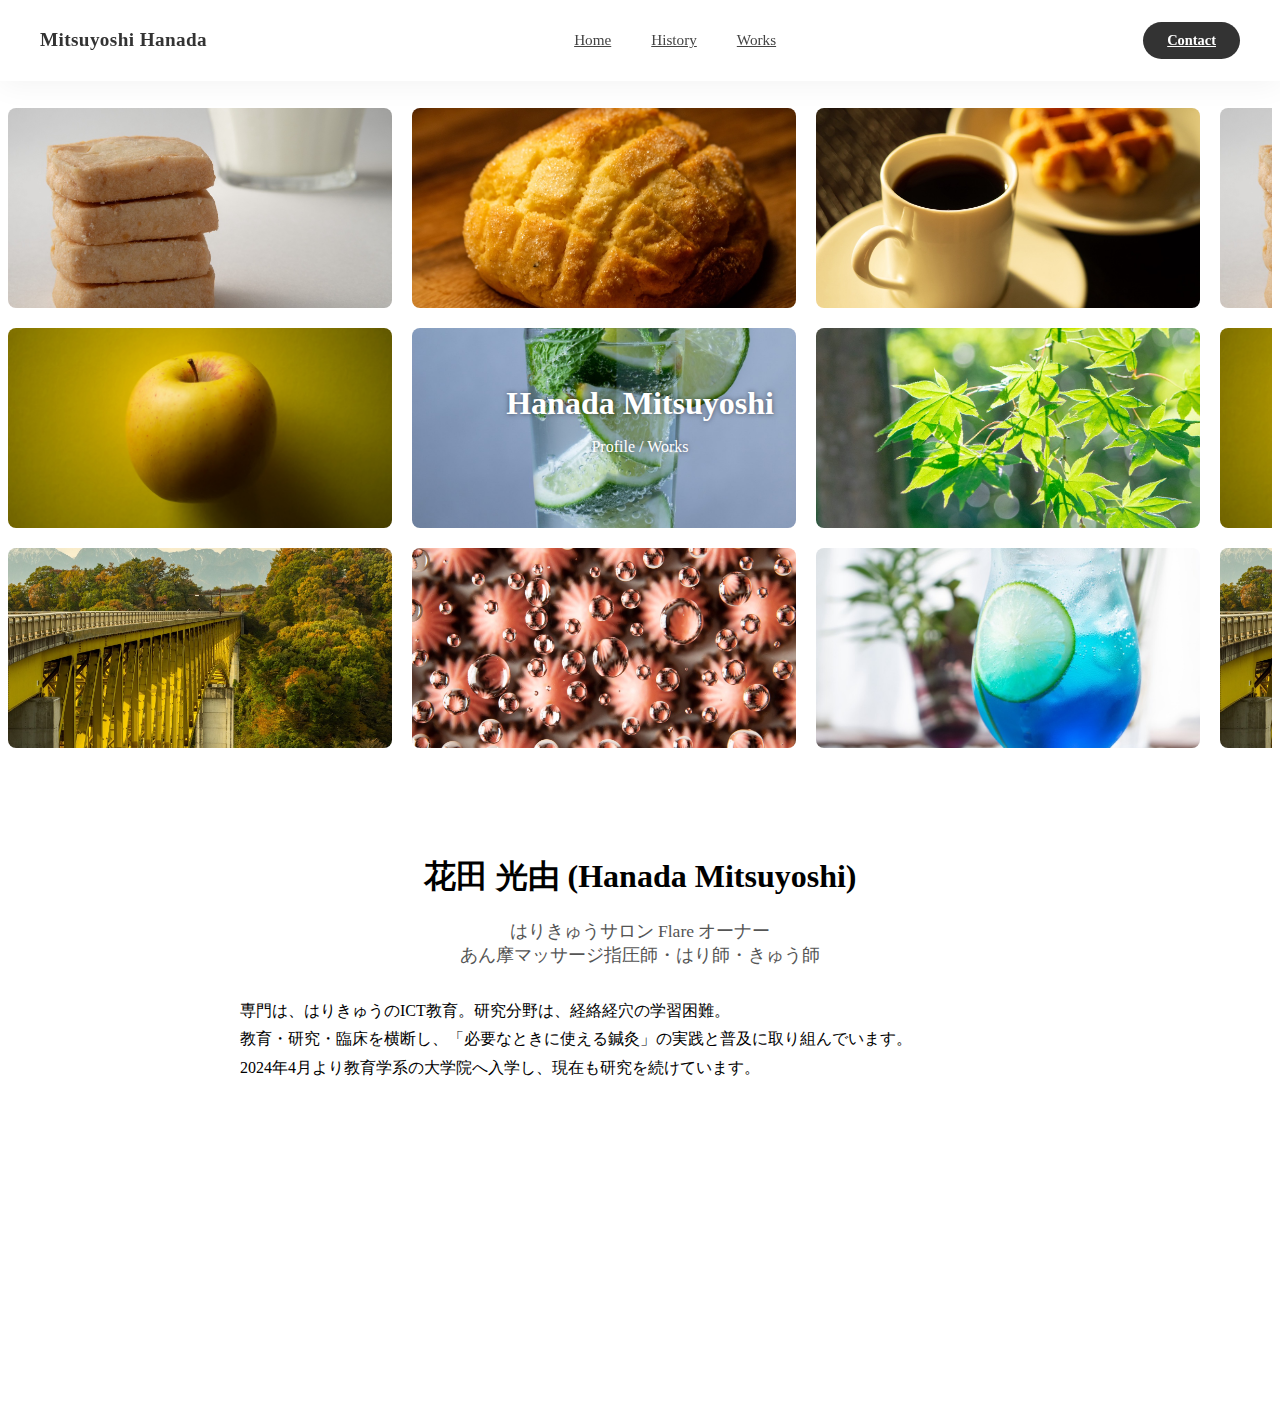
<file: index.html>
<!DOCTYPE html>
<html lang="ja">

<head>
    <meta charset="UTF-8">
    <meta name="viewport" content="width=device-width, initial-scale=1.0">
    <title>花田光由 | Mitsuyoshi Hanada</title>
    <link rel="icon" type="image/png" href="pics/logo.png">
    <link rel="apple-touch-icon" href="pics/logo.png">
    <link rel="stylesheet" href="style.css">
</head>

<body>
    <img src="pics/top.png" alt="浮き出る画像" class="floating-image">
    <header class="glass-header">
        <div class="header-inner">
            <a href="index.html" class="logo">Mitsuyoshi Hanada</a>

            <nav class="nav-menu">
                <ul>
                    <li><a href="index.html">Home</a></li>
                    <li><a href="history.html">History</a></li>
                    <li><a href="works.html">Works</a></li>
                </ul>
            </nav>

            <a href="contact.html" class="header-cta">Contact</a>
        </div>
    </header>

    <main class="scroll-container">
        <div class="photo-slider-area">
            <div class="loop-row to-right">
                <div class="loop-wrap">
                    <img src="pics/top_pic1.jpg" alt="">
                    <img src="pics/top_pic2.jpg" alt="">
                    <img src="pics/top_pic3.jpg" alt="">
                    <img src="pics/top_pic1.jpg" alt="">
                    <img src="pics/top_pic2.jpg" alt="">
                    <img src="pics/top_pic3.jpg" alt="">
                </div>
            </div>

            <div class="loop-row to-left">
                <div class="loop-wrap">
                    <img src="pics/top_pic4.jpg" alt="">
                    <img src="pics/top_pic5.jpg" alt="">
                    <img src="pics/top_pic6.jpg" alt="">
                    <img src="pics/top_pic4.jpg" alt="">
                    <img src="pics/top_pic5.jpg" alt="">
                    <img src="pics/top_pic6.jpg" alt="">
                </div>
            </div>

            <div class="hanada-section">
                <div class="hanada-inner">
                    <h2>Hanada Mitsuyoshi</h2>
                    <p>Profile / Works</p>
                </div>
            </div>

            <div class="loop-row to-right">
                <div class="loop-wrap">
                    <img src="pics/top_pic7.jpg" alt="">
                    <img src="pics/top_pic8.jpg" alt="">
                    <img src="pics/top_pic9.jpg" alt="">
                    <img src="pics/top_pic7.jpg" alt="">
                    <img src="pics/top_pic8.jpg" alt="">
                    <img src="pics/top_pic9.jpg" alt="">
                </div>
            </div>
        </div>
    </main>

    <div class="hanada-profile-section" style="padding: 60px 20px; text-align: center; background: #fff;">
        <h2 style="font-size: 2rem; margin-bottom: 20px;">花田 光由 (Hanada Mitsuyoshi)</h2>
        <p style="font-size: 1.1rem; color: #555; margin-bottom: 30px;">
            はりきゅうサロン Flare オーナー<br>
            あん摩マッサージ指圧師・はり師・きゅう師
        </p>
        <div style="max-width: 800px; margin: 0 auto; text-align: left; line-height: 1.8;">
            <p>
                専門は、はりきゅうのICT教育。研究分野は、経絡経穴の学習困難。<br>
                教育・研究・臨床を横断し、「必要なときに使える鍼灸」の実践と普及に取り組んでいます。<br>
                2024年4月より教育学系の大学院へ入学し、現在も研究を続けています。
            </p>
        </div>
    </div>
</body>

</html>
</file>
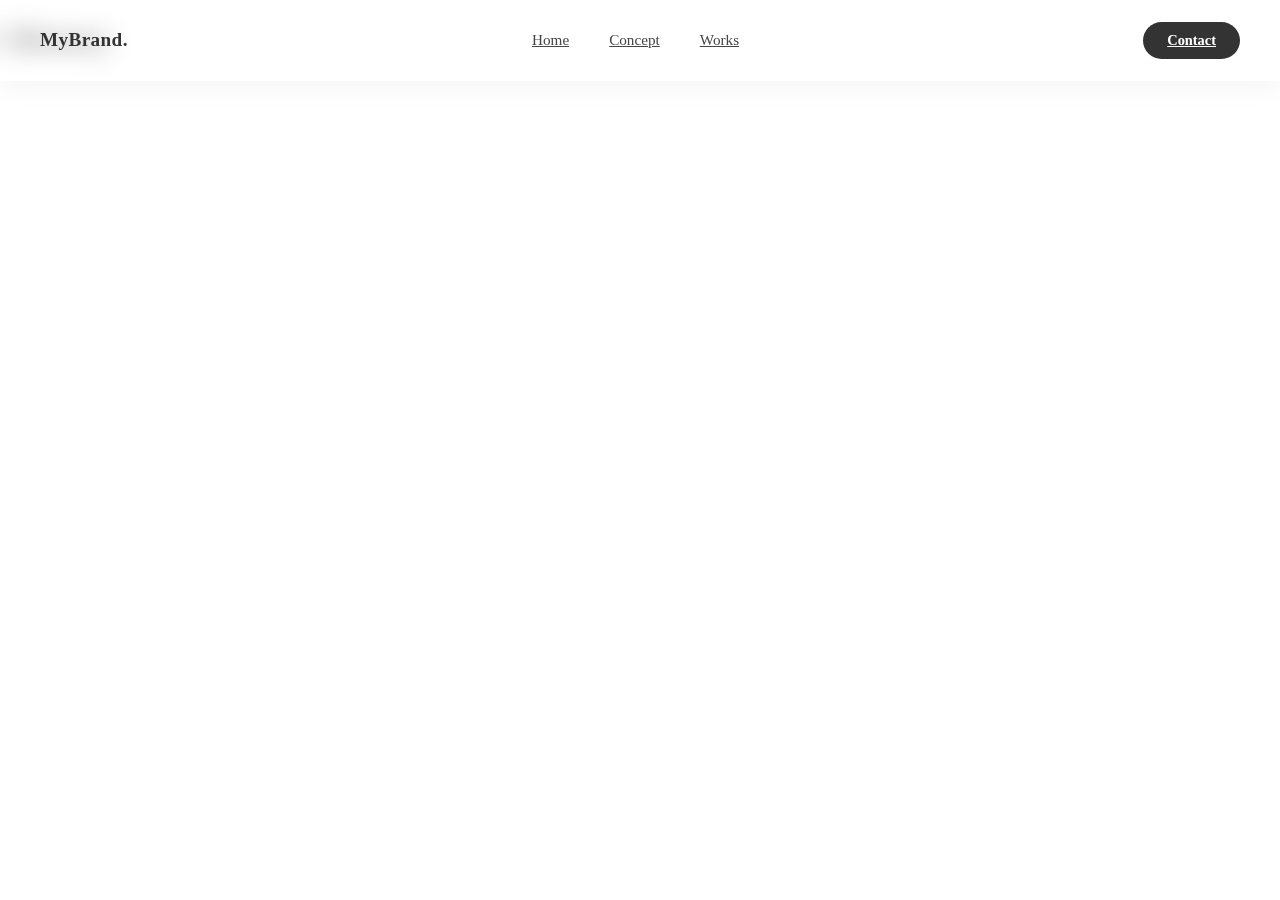
<file: concept.html>
<!DOCTYPE html>
<html lang="ja">
<head>
    <meta charset="UTF-8">
    <meta name="viewport" content="width=device-width, initial-scale=1.0">
    <title>Concept - My Website</title>
    <link rel="stylesheet" href="style.css">
</head>
<body class="page-concept">

    <header class="glass-header">
        <div class="header-inner">
            <a href="index.html" class="logo">MyBrand.</a>
            <nav class="nav-menu">
                <ul>
                    <li><a href="index.html">Home</a></li>
                    <li><a href="concept.html">Concept</a></li>
                    <li><a href="works.html">Works</a></li>
                </ul>
            </nav>
            <a href="#" class="header-cta">Contact</a>
        </div>
    </header>

    <main class="concept-container">
        
        <div class="concept-inner">
            <h1>History</h1>

            <div class="step-item">
                <div class="graphic-part">
                    <span class="dot"></span> <span class="line"></span> <span class="arrow"></span> </div>
                <div class="text-part">
                    <h2>2020年</h2>
                    <p>桐朋高等学校 卒業</p>
                </div>
            </div>

            <div class="step-item">
                <div class="graphic-part">
                    <span class="dot"></span>
                    <span class="line"></span>
                    <span class="arrow"></span>
                </div>
                <div class="text-part">
                    <h2>202X年</h2>
                    <p>鍼灸師デビュー</p>
                </div>
            </div>

            <div class="step-item">
                <div class="graphic-part">
                    <span class="dot"></span>
                    <span class="line"></span>
                    <span class="arrow"></span>
                </div>
                <div class="text-part">
                    <h2>202X年</h2>
                    <p>合同会社 東洋の委員長 設立</p>
                </div>
            </div>

        </div>
    </main>

</body>
</html>
</file>
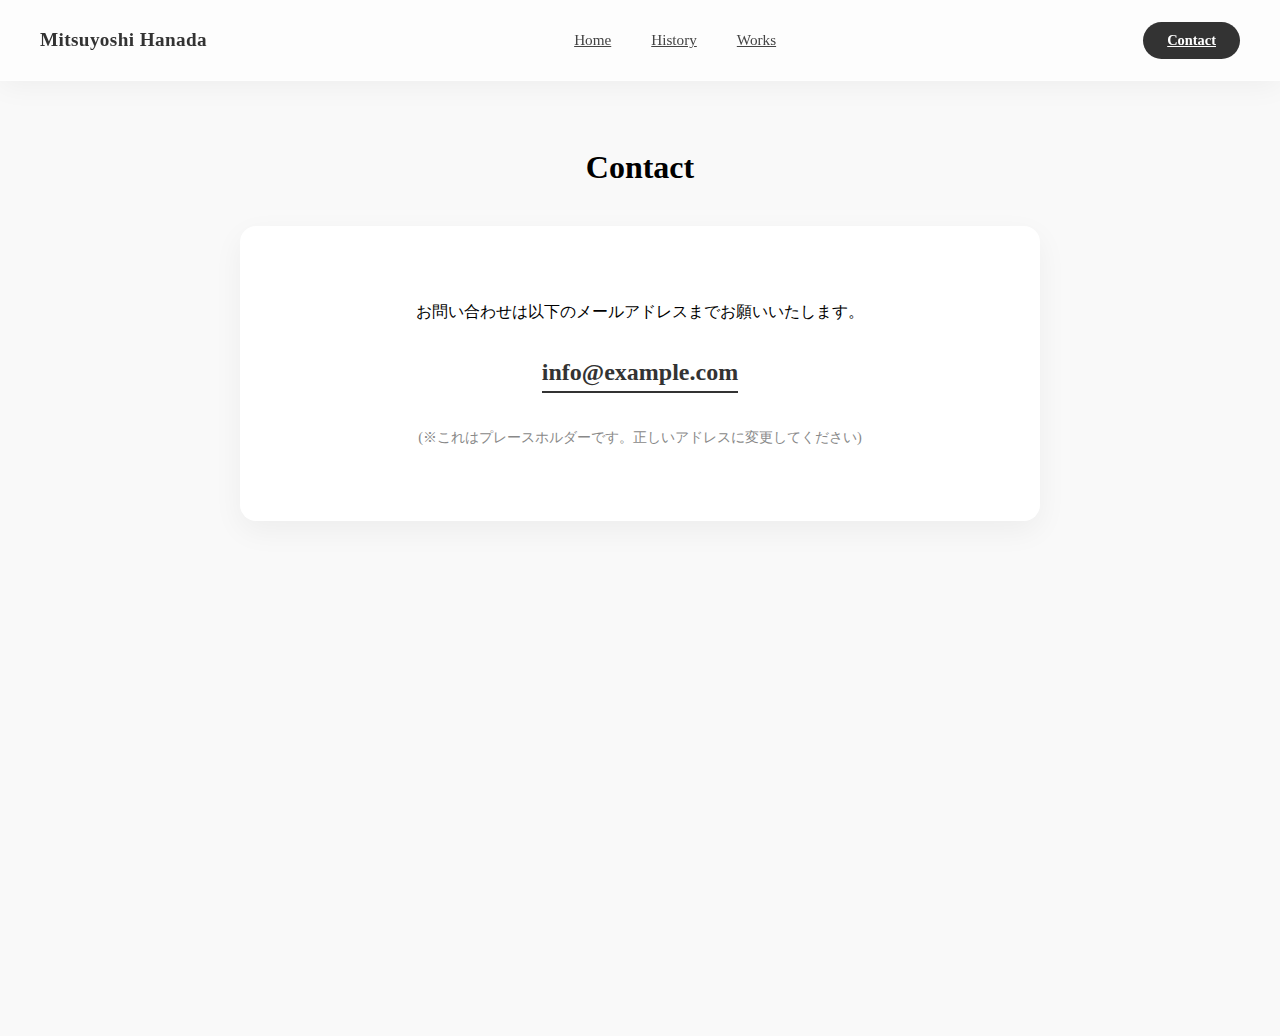
<file: contact.html>
<!DOCTYPE html>
<html lang="ja">

<head>
    <meta charset="UTF-8">
    <meta name="viewport" content="width=device-width, initial-scale=1.0">
    <title>Contact - Hanada Mitsuyoshi</title>
    <link rel="icon" type="image/png" href="pics/logo.png">
    <link rel="apple-touch-icon" href="pics/logo.png">
    <link rel="stylesheet" href="style.css">
</head>

<body class="page-contact">

    <header class="glass-header">
        <div class="header-inner">
            <a href="index.html" class="logo">Mitsuyoshi Hanada</a>
            <nav class="nav-menu">
                <ul>
                    <li><a href="index.html">Home</a></li>
                    <li><a href="history.html">History</a></li>
                    <li><a href="works.html">Works</a></li>
                </ul>
            </nav>
            <a href="contact.html" class="header-cta">Contact</a>
        </div>
    </header>

    <main class="contact-container">
        <h1>Contact</h1>

        <div class="contact-card">
            <p>お問い合わせは以下のメールアドレスまでお願いいたします。</p>
            <div class="contact-email">info@example.com</div>
            <p style="font-size: 0.9rem; color: #888;">(※これはプレースホルダーです。正しいアドレスに変更してください)</p>
        </div>
    </main>

</body>

</html>
</file>
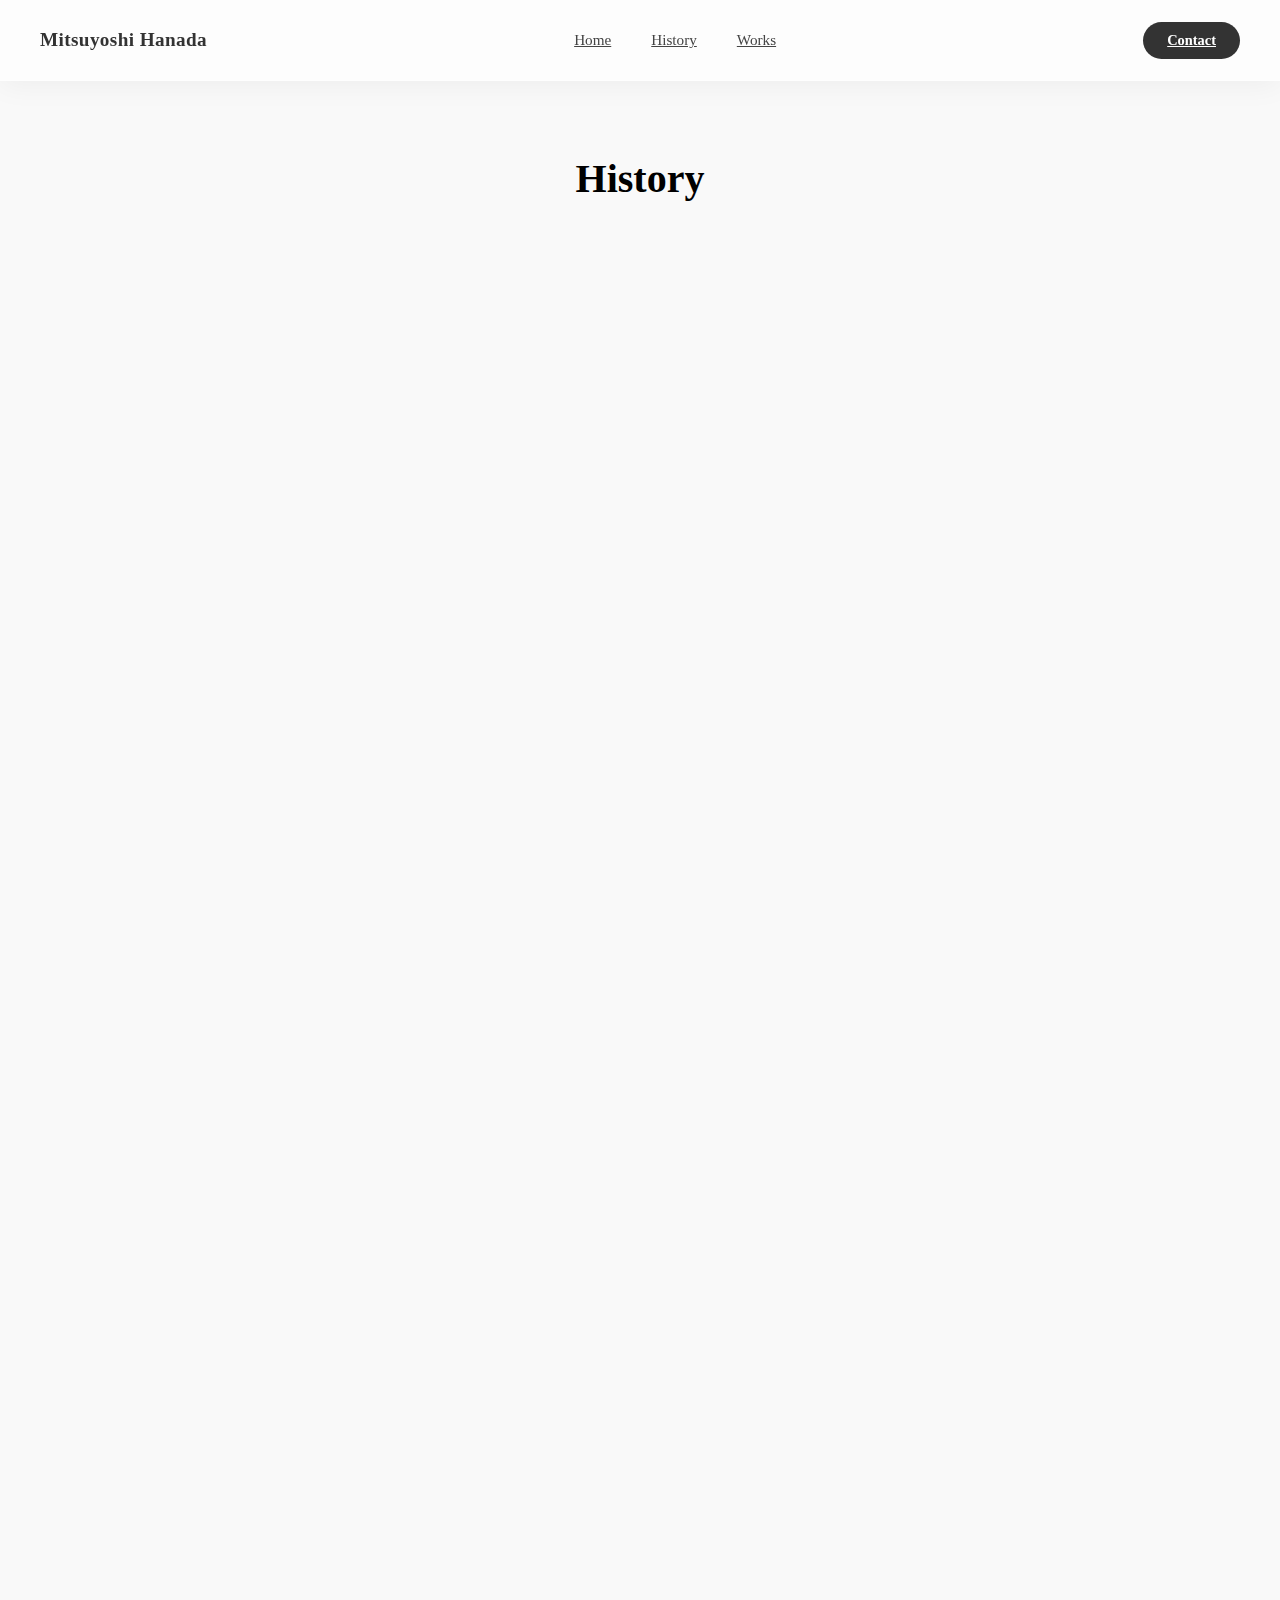
<file: history.html>
<!DOCTYPE html>
<html lang="ja">

<head>
    <meta charset="UTF-8">
    <meta name="viewport" content="width=device-width, initial-scale=1.0">
    <title>History - Hanada Mitsuyoshi</title>
    <link rel="icon" type="image/png" href="pics/logo.png">
    <link rel="apple-touch-icon" href="pics/logo.png">
    <link rel="stylesheet" href="style.css">
</head>

<body class="page-history">

    <header class="glass-header">
        <div class="header-inner">
            <a href="index.html" class="logo">Mitsuyoshi Hanada</a>
            <nav class="nav-menu">
                <ul>
                    <li><a href="index.html">Home</a></li>
                    <li><a href="history.html">History</a></li>
                    <li><a href="works.html">Works</a></li>
                </ul>
            </nav>
            <a href="contact.html" class="header-cta">Contact</a>
        </div>
    </header>

    <main class="history-container">

        <div class="history-inner">
            <h1>History</h1>

            <div class="step-item">
                <div class="graphic-part">
                    <span class="dot"></span> <span class="line"></span> <span class="arrow"></span>
                </div>
                <div class="text-part">
                    <h2>2020年3月</h2>
                    <p>桐朋高等学校 卒業</p>
                </div>
            </div>

            <div class="step-item">
                <div class="graphic-part">
                    <span class="dot"></span>
                    <span class="line"></span>
                    <span class="arrow"></span>
                </div>
                <div class="text-part">
                    <h2>2020年4月</h2>
                    <p>湘南医療福祉専門学校 入学</p>
                </div>
            </div>

            <div class="step-item">
                <div class="graphic-part">
                    <span class="dot"></span>
                    <span class="line"></span>
                    <span class="arrow"></span>
                </div>
                <div class="text-part">
                    <h2>在学中</h2>
                    <p>国家試験対策サイト「東洋の委員長」を立ち上げ、鍼灸学生向け学習支援を開始。</p>
                </div>
            </div>

            <div class="step-item">
                <div class="graphic-part">
                    <span class="dot"></span>
                    <span class="line"></span>
                    <span class="arrow"></span>
                </div>
                <div class="text-part">
                    <h2>2023年3月</h2>
                    <p>湘南医療福祉専門学校 卒業</p>
                </div>
            </div>

            <div class="step-item">
                <div class="graphic-part">
                    <span class="dot"></span>
                    <span class="line"></span>
                    <span class="arrow"></span>
                </div>
                <div class="text-part">
                    <h2>2023年4月</h2>
                    <p>同校に入職し、国家試験対策指導を担当。</p>
                </div>
            </div>

            <div class="step-item">
                <div class="graphic-part">
                    <span class="dot"></span>
                    <span class="line"></span>
                    <span class="arrow"></span>
                </div>
                <div class="text-part">
                    <h2>2023年7月</h2>
                    <p>合同会社 東洋の委員長 設立</p>
                </div>
            </div>

            <div class="step-item">
                <div class="graphic-part">
                    <span class="dot"></span>
                    <span class="line"></span>
                    <span class="arrow"></span>
                </div>
                <div class="text-part">
                    <h2>2024年4月</h2>
                    <p>教育学系の大学院へ入学。<br>経絡経穴の学習困難をテーマに、現在も研究中。</p>
                </div>
            </div>

            <div class="step-item">
                <div class="graphic-part">
                    <span class="dot"></span>
                    <span class="line"></span>
                    <span class="arrow"></span>
                </div>
                <div class="text-part">
                    <h2>2025年</h2>
                    <p>はりきゅうサロン Flare（フレア）を開業</p>
                </div>
            </div>

            <div class="step-item">
                <div class="graphic-part">
                    <!-- <span class="dot"></span> 点を削除 -->
                    <span class="line"></span>
                    <span class="arrow"></span>
                </div>
                <div class="text-part">
                    <h2></h2>
                    <p></p>
                </div>
            </div>

        </div>
    </main>

</body>

</html>
</file>
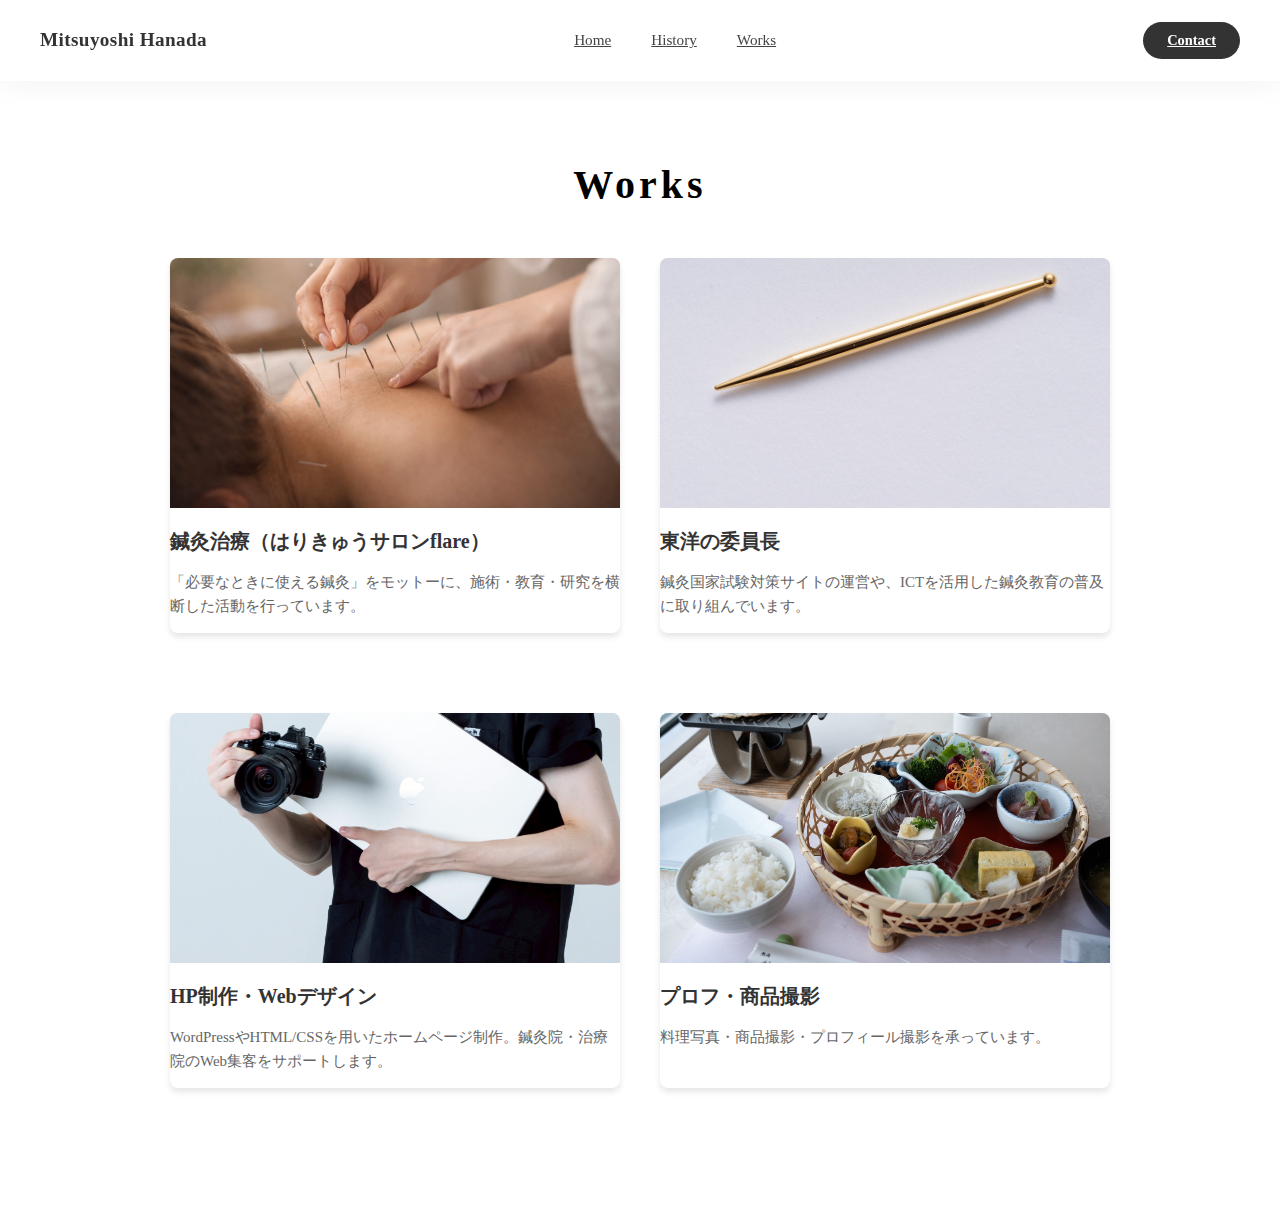
<file: works.html>
<!DOCTYPE html>
<html lang="ja">

<head>
    <meta charset="UTF-8">
    <meta name="viewport" content="width=device-width, initial-scale=1.0">
    <title>Works - 花田光由のポートフォリオ</title>
    <meta name="description" content="花田光由の制作実績・活動内容。鍼灸治療、東洋の委員長、HP制作、写真撮影など多彩な活動を紹介。">
    <link rel="icon" type="image/png" href="pics/logo.png">
    <link rel="apple-touch-icon" href="pics/logo.png">
    <link rel="stylesheet" href="style.css">
</head>

<body>
    <header class="glass-header">
        <div class="header-inner">
            <a href="index.html" class="logo">Mitsuyoshi Hanada</a>
            <nav class="nav-menu">
                <ul>
                    <li><a href="index.html">Home</a></li>
                    <li><a href="history.html">History</a></li>
                    <li><a href="works.html">Works</a></li>
                </ul>
            </nav>
            <a href="contact.html" class="header-cta">Contact</a>
        </div>
    </header>

    <section class="works-section">
        <div class="inner">
            <h2>Works</h2>

            <div class="works-grid">

                <!-- はりきゅうサロンflare -->
                <a href="works/acupuncture.html" class="work-item">
                    <div class="work-image">
                        <img src="pics/sinkyu.jpg" alt="はりきゅうサロンflare">
                    </div>
                    <div class="work-text">
                        <h3>鍼灸治療（はりきゅうサロンflare）</h3>
                        <p>「必要なときに使える鍼灸」をモットーに、施術・教育・研究を横断した活動を行っています。</p>
                    </div>
                </a>

                <!-- 東洋の委員長 -->
                <a href="works/toyo-iincho.html" class="work-item">
                    <div class="work-image">
                        <img src="pics/hari.jpg" alt="東洋の委員長">
                    </div>
                    <div class="work-text">
                        <h3>東洋の委員長</h3>
                        <p>鍼灸国家試験対策サイトの運営や、ICTを活用した鍼灸教育の普及に取り組んでいます。</p>
                    </div>
                </a>

                <!-- HP制作 -->
                <a href="works/makehp.html" class="work-item">
                    <div class="work-image">
                        <img src="pics/LINE_ALBUM_プロフィール遍歴_260207_1.jpg" alt="HP制作">
                    </div>
                    <div class="work-text">
                        <h3>HP制作・Webデザイン</h3>
                        <p>WordPressやHTML/CSSを用いたホームページ制作。鍼灸院・治療院のWeb集客をサポートします。</p>
                    </div>
                </a>

                <!-- 写真撮影 -->
                <a href="works/photo.html" class="work-item">
                    <div class="work-image">
                        <img src="pics/LINE_ALBUM_撮影系_260207_1.jpg" alt="写真撮影">
                    </div>
                    <div class="work-text">
                        <h3>プロフ・商品撮影</h3>
                        <p>料理写真・商品撮影・プロフィール撮影を承っています。</p>
                    </div>
                </a>

            </div>

        </div>
    </section>

</body>

</html>
</file>
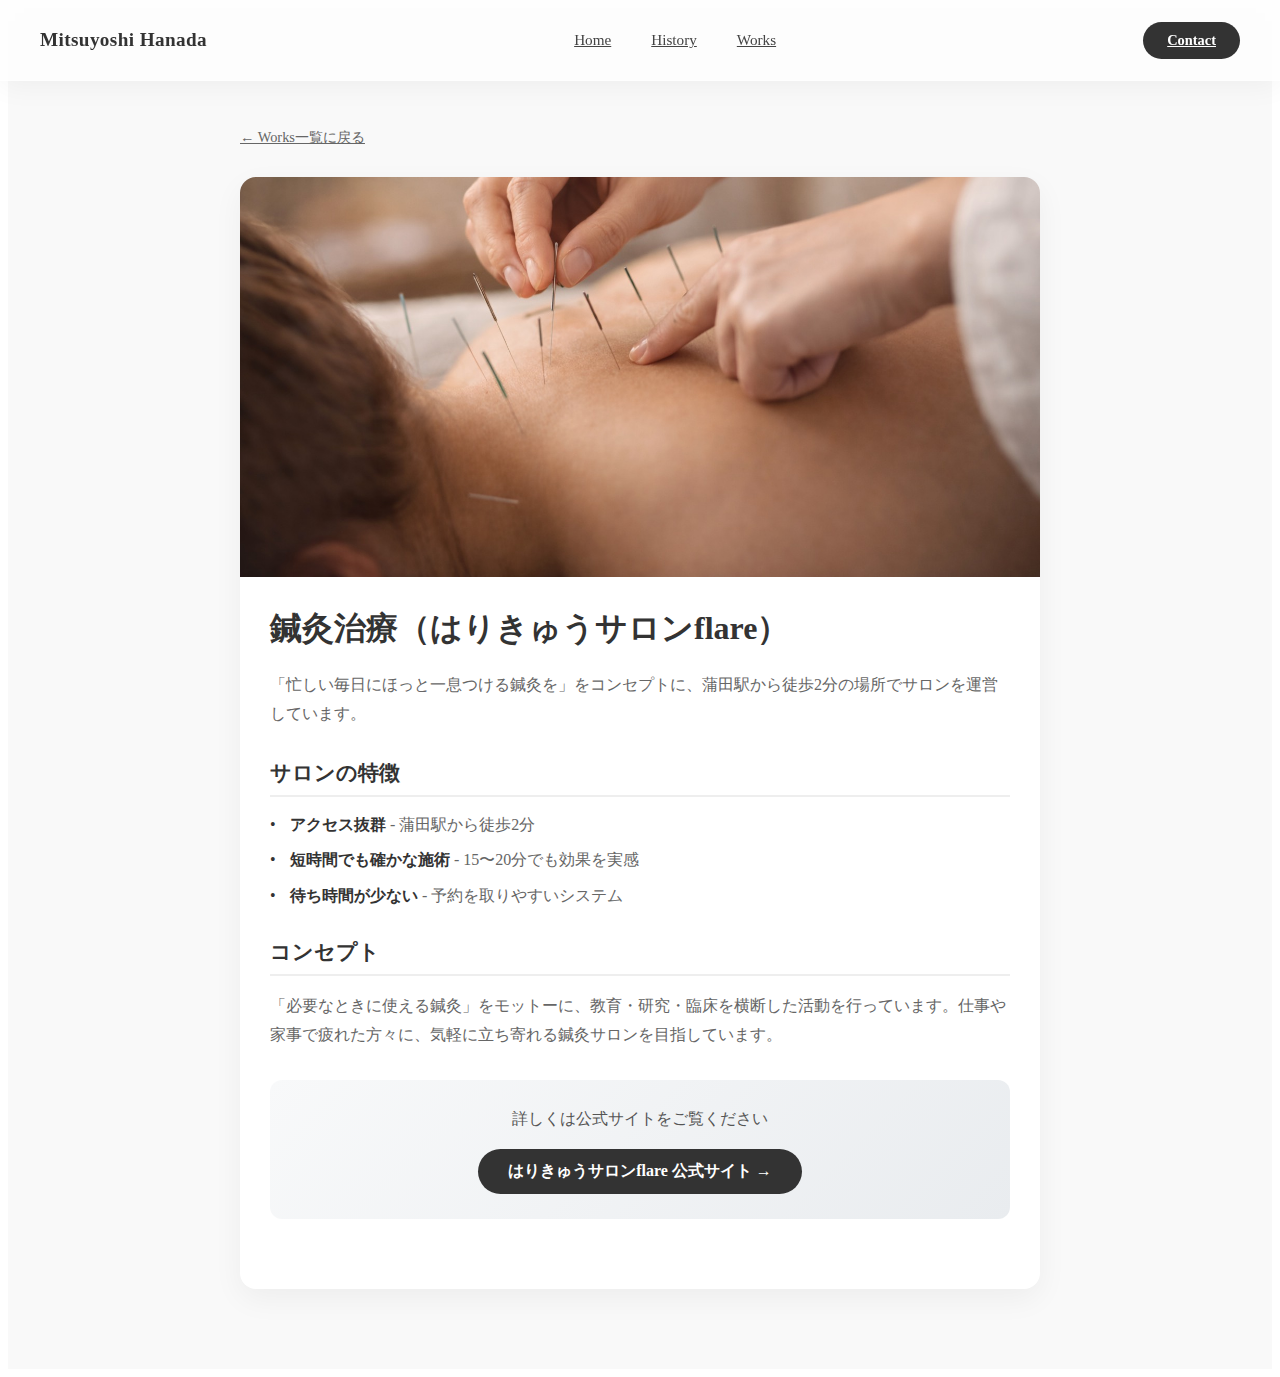
<file: works/acupuncture.html>
<!DOCTYPE html>
<html lang="ja">

<head>
    <meta charset="UTF-8">
    <meta name="viewport" content="width=device-width, initial-scale=1.0">
    <title>鍼灸治療 - はりきゅうサロンflare</title>
    <meta name="description" content="はりきゅうサロンflareでの鍼灸治療について">
    <link rel="icon" type="image/png" href="../pics/logo.png">
    <link rel="apple-touch-icon" href="../pics/logo.png">
    <link rel="stylesheet" href="../style.css">
</head>

<body class="page-work-detail">
    <header class="glass-header">
        <div class="header-inner">
            <a href="../index.html" class="logo">Mitsuyoshi Hanada</a>
            <nav class="nav-menu">
                <ul>
                    <li><a href="../index.html">Home</a></li>
                    <li><a href="../history.html">History</a></li>
                    <li><a href="../works.html">Works</a></li>
                </ul>
            </nav>
            <a href="../contact.html" class="header-cta">Contact</a>
        </div>
    </header>

    <main class="work-detail-container">
        <div class="work-detail-inner">
            <a href="../works.html" class="back-link">← Works一覧に戻る</a>

            <article class="work-detail-content">
                <div class="work-detail-image">
                    <img src="../pics/sinkyu.jpg" alt="鍼灸治療">
                </div>

                <h1>鍼灸治療（はりきゅうサロンflare）</h1>

                <div class="work-detail-text">
                    <p>「忙しい毎日にほっと一息つける鍼灸を」をコンセプトに、蒲田駅から徒歩2分の場所でサロンを運営しています。</p>

                    <h2>サロンの特徴</h2>
                    <ul>
                        <li><strong>アクセス抜群</strong> - 蒲田駅から徒歩2分</li>
                        <li><strong>短時間でも確かな施術</strong> - 15〜20分でも効果を実感</li>
                        <li><strong>待ち時間が少ない</strong> - 予約を取りやすいシステム</li>
                    </ul>

                    <h2>コンセプト</h2>
                    <p>「必要なときに使える鍼灸」をモットーに、教育・研究・臨床を横断した活動を行っています。仕事や家事で疲れた方々に、気軽に立ち寄れる鍼灸サロンを目指しています。</p>

                    <div class="external-link-box">
                        <p>詳しくは公式サイトをご覧ください</p>
                        <a href="https://harikyu-flare.com/" target="_blank" rel="noopener noreferrer"
                            class="external-link-btn">
                            はりきゅうサロンflare 公式サイト →
                        </a>
                    </div>
                </div>
            </article>
        </div>
    </main>

</body>

</html>
</file>
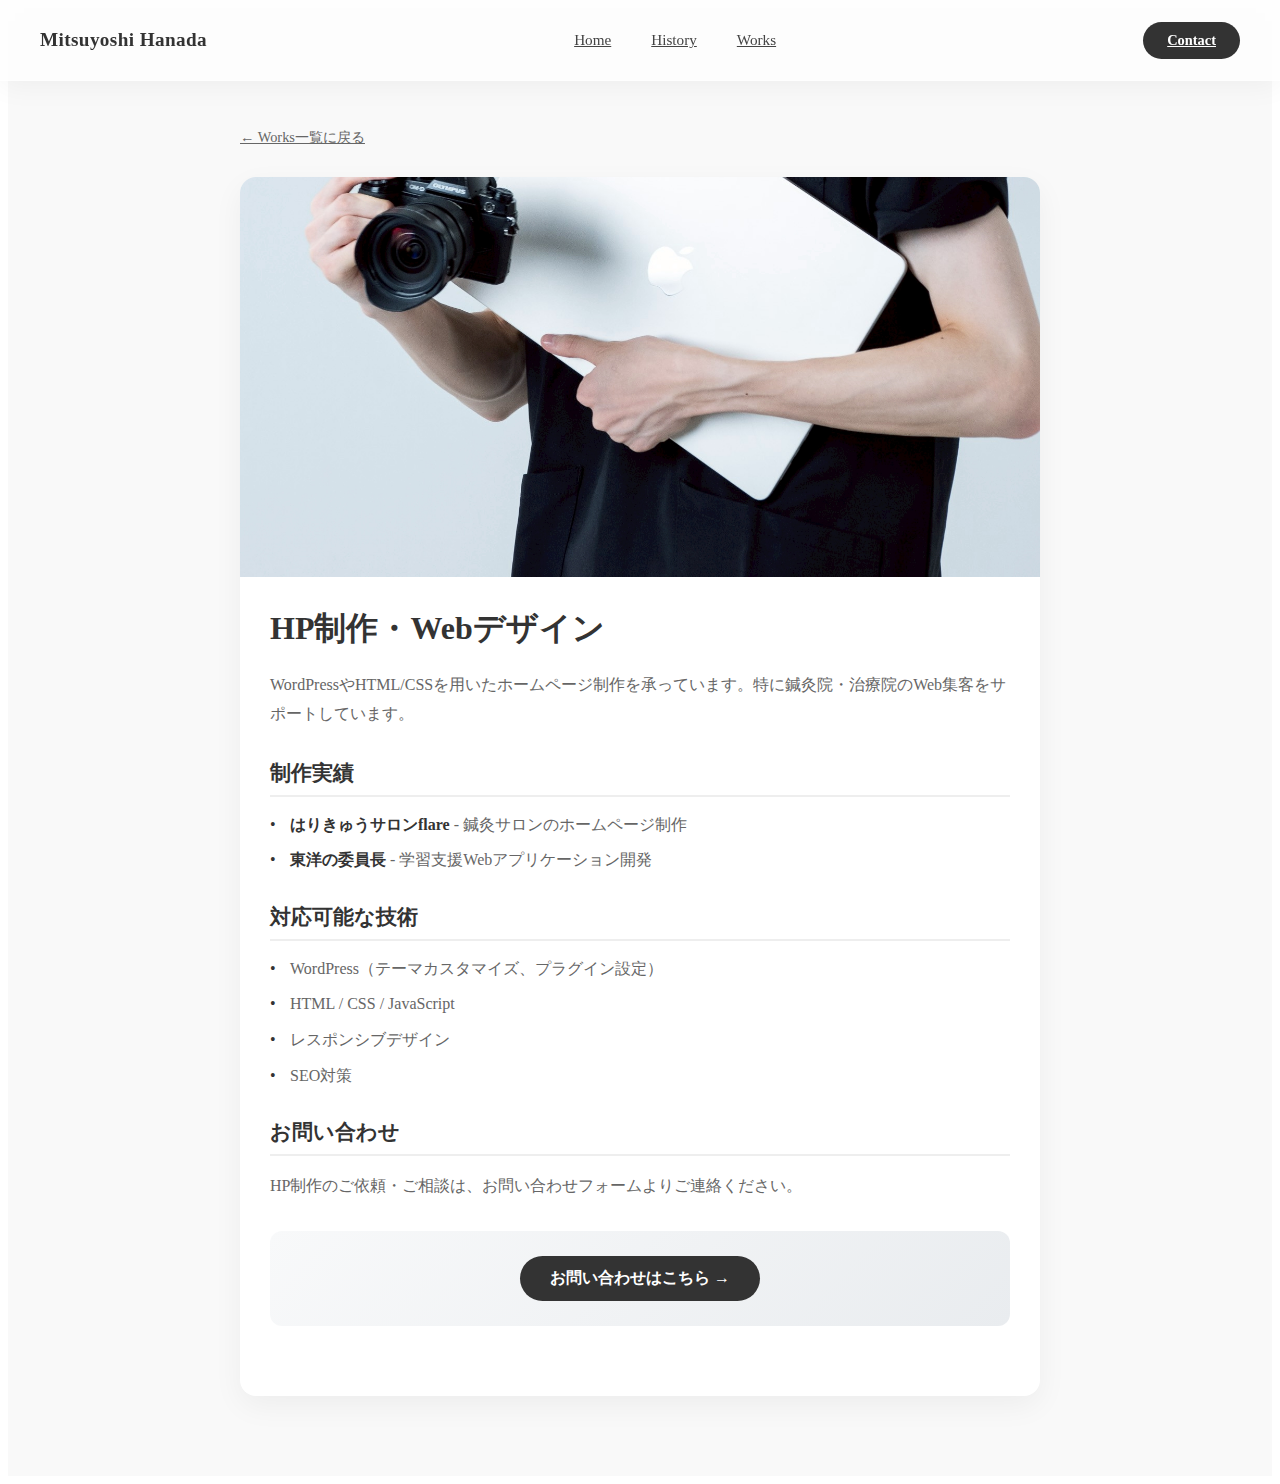
<file: works/makehp.html>
<!DOCTYPE html>
<html lang="ja">

<head>
    <meta charset="UTF-8">
    <meta name="viewport" content="width=device-width, initial-scale=1.0">
    <title>HP制作・Webデザイン</title>
    <meta name="description" content="WordPressやHTML/CSSを用いたホームページ制作サービス">
    <link rel="icon" type="image/png" href="../pics/logo.png">
    <link rel="apple-touch-icon" href="../pics/logo.png">
    <link rel="stylesheet" href="../style.css">
</head>

<body class="page-work-detail">
    <header class="glass-header">
        <div class="header-inner">
            <a href="../index.html" class="logo">Mitsuyoshi Hanada</a>
            <nav class="nav-menu">
                <ul>
                    <li><a href="../index.html">Home</a></li>
                    <li><a href="../history.html">History</a></li>
                    <li><a href="../works.html">Works</a></li>
                </ul>
            </nav>
            <a href="../contact.html" class="header-cta">Contact</a>
        </div>
    </header>

    <main class="work-detail-container">
        <div class="work-detail-inner">
            <a href="../works.html" class="back-link">← Works一覧に戻る</a>

            <article class="work-detail-content">
                <div class="work-detail-image">
                    <img src="../pics/LINE_ALBUM_プロフィール遍歴_260207_1.jpg" alt="HP制作">
                </div>

                <h1>HP制作・Webデザイン</h1>

                <div class="work-detail-text">
                    <p>WordPressやHTML/CSSを用いたホームページ制作を承っています。特に鍼灸院・治療院のWeb集客をサポートしています。</p>

                    <h2>制作実績</h2>
                    <ul>
                        <li><strong>はりきゅうサロンflare</strong> - 鍼灸サロンのホームページ制作</li>
                        <li><strong>東洋の委員長</strong> - 学習支援Webアプリケーション開発</li>
                    </ul>

                    <h2>対応可能な技術</h2>
                    <ul>
                        <li>WordPress（テーマカスタマイズ、プラグイン設定）</li>
                        <li>HTML / CSS / JavaScript</li>
                        <li>レスポンシブデザイン</li>
                        <li>SEO対策</li>
                    </ul>

                    <h2>お問い合わせ</h2>
                    <p>HP制作のご依頼・ご相談は、お問い合わせフォームよりご連絡ください。</p>

                    <div class="external-link-box">
                        <a href="../contact.html" class="external-link-btn">
                            お問い合わせはこちら →
                        </a>
                    </div>
                </div>
            </article>
        </div>
    </main>

</body>

</html>
</file>
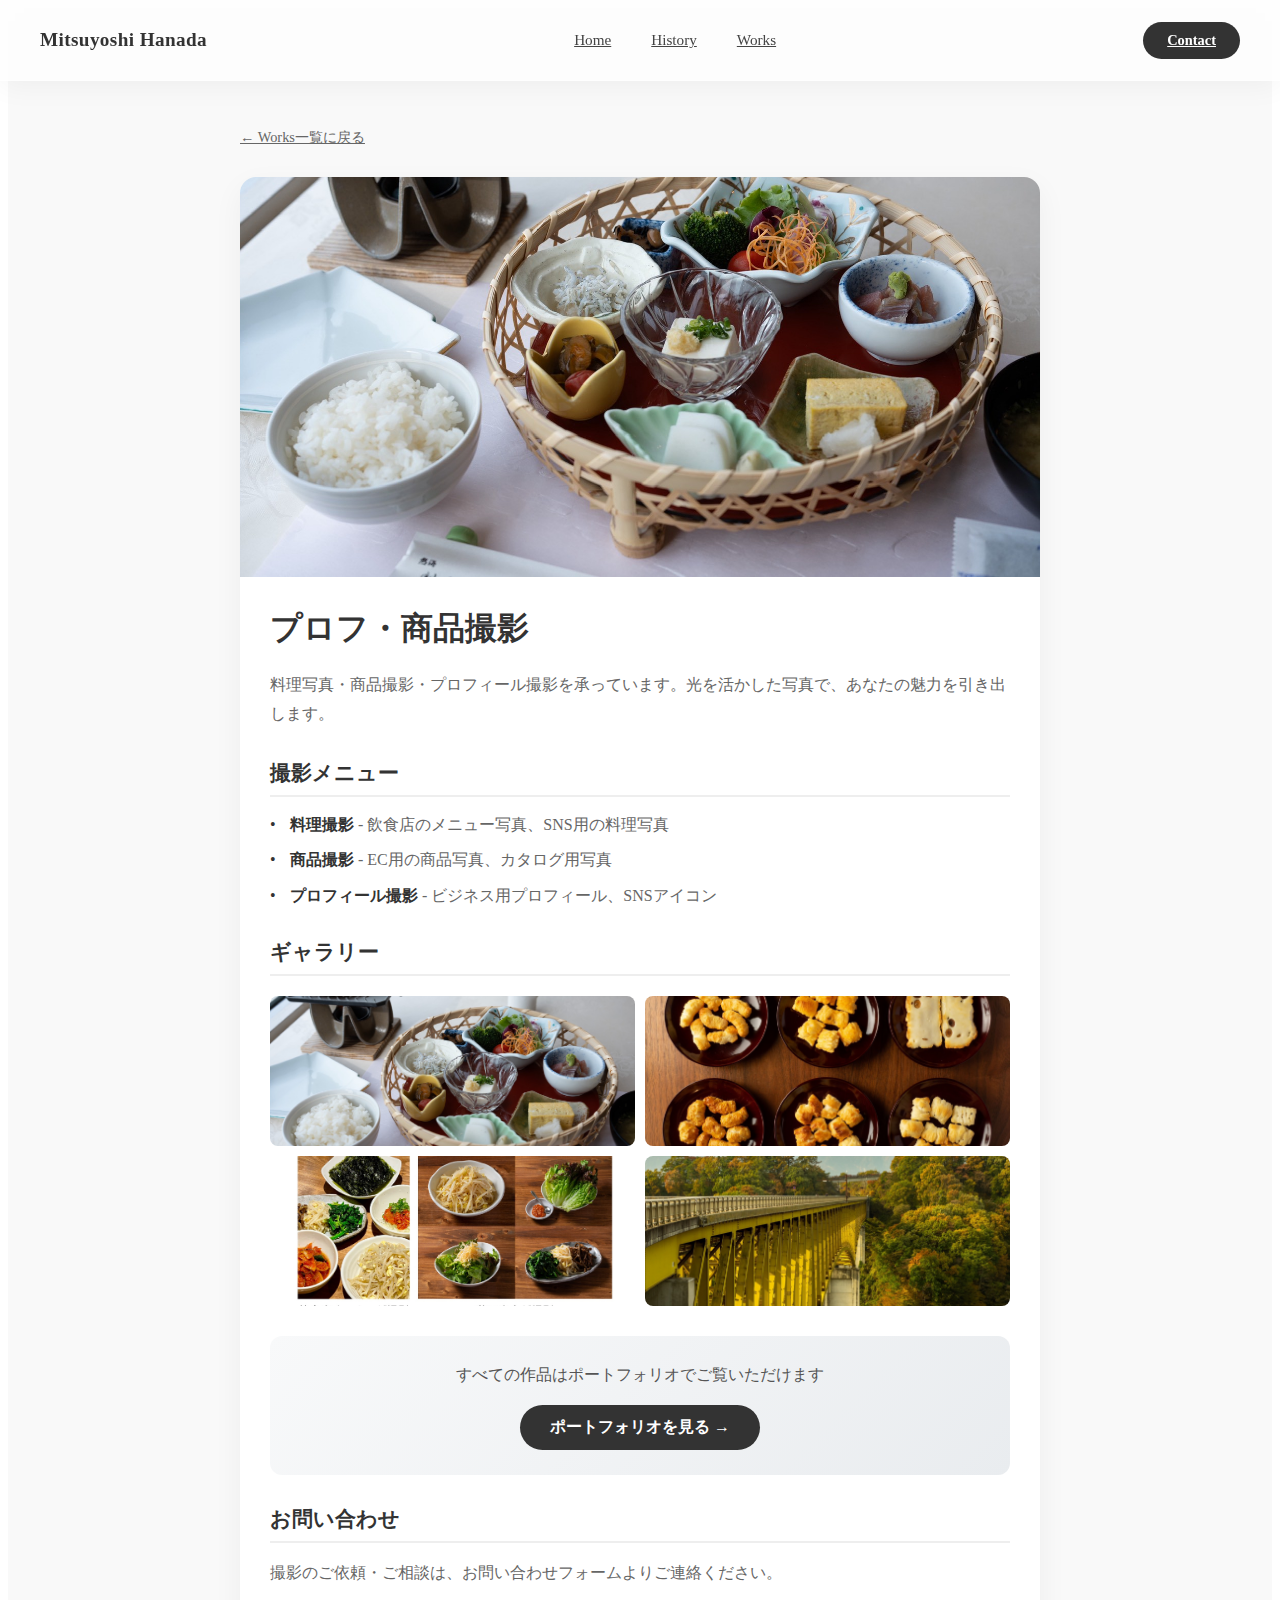
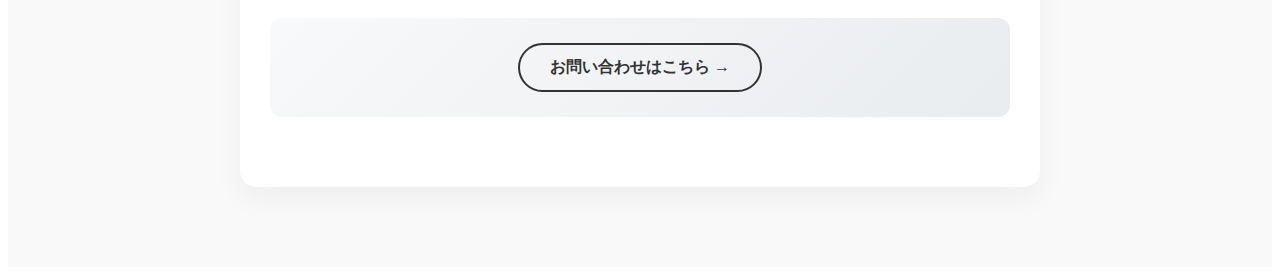
<file: works/photo.html>
<!DOCTYPE html>
<html lang="ja">

<head>
    <meta charset="UTF-8">
    <meta name="viewport" content="width=device-width, initial-scale=1.0">
    <title>プロフ・商品撮影 - 写真撮影サービス</title>
    <meta name="description" content="料理写真・商品撮影・プロフィール撮影サービス">
    <link rel="icon" type="image/png" href="../pics/logo.png">
    <link rel="apple-touch-icon" href="../pics/logo.png">
    <link rel="stylesheet" href="../style.css">
</head>

<body class="page-work-detail">
    <header class="glass-header">
        <div class="header-inner">
            <a href="../index.html" class="logo">Mitsuyoshi Hanada</a>
            <nav class="nav-menu">
                <ul>
                    <li><a href="../index.html">Home</a></li>
                    <li><a href="../history.html">History</a></li>
                    <li><a href="../works.html">Works</a></li>
                </ul>
            </nav>
            <a href="../contact.html" class="header-cta">Contact</a>
        </div>
    </header>

    <main class="work-detail-container">
        <div class="work-detail-inner">
            <a href="../works.html" class="back-link">← Works一覧に戻る</a>

            <article class="work-detail-content">
                <div class="work-detail-image">
                    <img src="../pics/LINE_ALBUM_撮影系_260207_1.jpg" alt="写真撮影">
                </div>

                <h1>プロフ・商品撮影</h1>

                <div class="work-detail-text">
                    <p>料理写真・商品撮影・プロフィール撮影を承っています。光を活かした写真で、あなたの魅力を引き出します。</p>

                    <h2>撮影メニュー</h2>
                    <ul>
                        <li><strong>料理撮影</strong> - 飲食店のメニュー写真、SNS用の料理写真</li>
                        <li><strong>商品撮影</strong> - EC用の商品写真、カタログ用写真</li>
                        <li><strong>プロフィール撮影</strong> - ビジネス用プロフィール、SNSアイコン</li>
                    </ul>

                    <h2>ギャラリー</h2>
                    <div class="photo-gallery-mini">
                        <img src="../pics/LINE_ALBUM_撮影系_260207_1.jpg" alt="料理写真1">
                        <img src="../pics/LINE_ALBUM_撮影系_260207_5.jpg" alt="料理写真2">
                        <img src="../pics/LINE_ALBUM_撮影系_260207_22.jpg" alt="撮影比較">
                        <img src="../pics/LINE_ALBUM_撮影系_260207_36.jpg" alt="商品撮影1">
                    </div>

                    <div class="external-link-box">
                        <p>すべての作品はポートフォリオでご覧いただけます</p>
                        <a href="https://mitsuyou1211.myportfolio.com/" target="_blank" rel="noopener noreferrer"
                            class="external-link-btn">
                            ポートフォリオを見る →
                        </a>
                    </div>

                    <h2>お問い合わせ</h2>
                    <p>撮影のご依頼・ご相談は、お問い合わせフォームよりご連絡ください。</p>

                    <div class="external-link-box">
                        <a href="../contact.html" class="external-link-btn secondary">
                            お問い合わせはこちら →
                        </a>
                    </div>
                </div>
            </article>
        </div>
    </main>

</body>

</html>
</file>
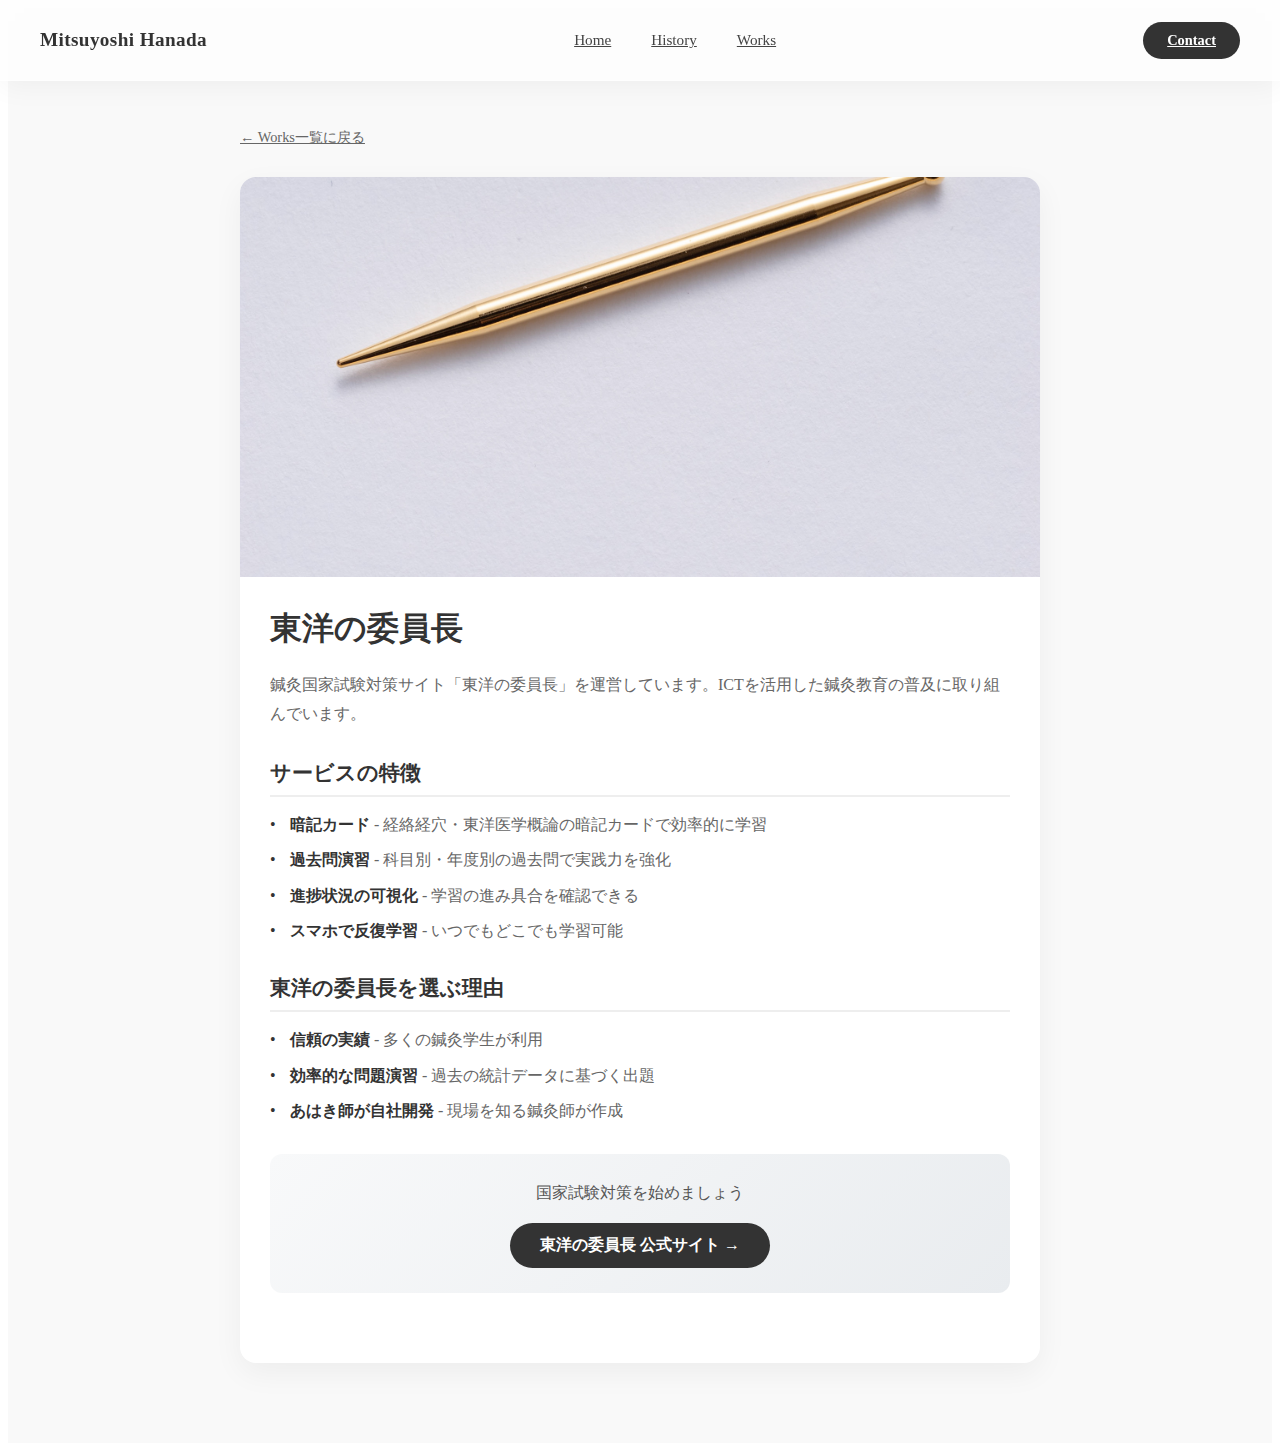
<file: works/toyo-iincho.html>
<!DOCTYPE html>
<html lang="ja">

<head>
    <meta charset="UTF-8">
    <meta name="viewport" content="width=device-width, initial-scale=1.0">
    <title>東洋の委員長 - 鍼灸国家試験対策サイト</title>
    <meta name="description" content="鍼灸国家試験対策サイト「東洋の委員長」について">
    <link rel="icon" type="image/png" href="../pics/logo.png">
    <link rel="apple-touch-icon" href="../pics/logo.png">
    <link rel="stylesheet" href="../style.css">
</head>

<body class="page-work-detail">
    <header class="glass-header">
        <div class="header-inner">
            <a href="../index.html" class="logo">Mitsuyoshi Hanada</a>
            <nav class="nav-menu">
                <ul>
                    <li><a href="../index.html">Home</a></li>
                    <li><a href="../history.html">History</a></li>
                    <li><a href="../works.html">Works</a></li>
                </ul>
            </nav>
            <a href="../contact.html" class="header-cta">Contact</a>
        </div>
    </header>

    <main class="work-detail-container">
        <div class="work-detail-inner">
            <a href="../works.html" class="back-link">← Works一覧に戻る</a>

            <article class="work-detail-content">
                <div class="work-detail-image">
                    <img src="../pics/hari.jpg" alt="東洋の委員長">
                </div>

                <h1>東洋の委員長</h1>

                <div class="work-detail-text">
                    <p>鍼灸国家試験対策サイト「東洋の委員長」を運営しています。ICTを活用した鍼灸教育の普及に取り組んでいます。</p>

                    <h2>サービスの特徴</h2>
                    <ul>
                        <li><strong>暗記カード</strong> - 経絡経穴・東洋医学概論の暗記カードで効率的に学習</li>
                        <li><strong>過去問演習</strong> - 科目別・年度別の過去問で実践力を強化</li>
                        <li><strong>進捗状況の可視化</strong> - 学習の進み具合を確認できる</li>
                        <li><strong>スマホで反復学習</strong> - いつでもどこでも学習可能</li>
                    </ul>

                    <h2>東洋の委員長を選ぶ理由</h2>
                    <ul>
                        <li><strong>信頼の実績</strong> - 多くの鍼灸学生が利用</li>
                        <li><strong>効率的な問題演習</strong> - 過去の統計データに基づく出題</li>
                        <li><strong>あはき師が自社開発</strong> - 現場を知る鍼灸師が作成</li>
                    </ul>

                    <div class="external-link-box">
                        <p>国家試験対策を始めましょう</p>
                        <a href="https://toyo-iincho.com/" target="_blank" rel="noopener noreferrer"
                            class="external-link-btn">
                            東洋の委員長 公式サイト →
                        </a>
                    </div>
                </div>
            </article>
        </div>
    </main>

</body>

</html>
</file>
<file: style.css>
/* ============================
   モダンなすりガラスヘッダー
   ============================ */
.glass-header {
    position: fixed;
    top: 0;
    left: 0;
    width: 100%;
    height: 80px;
    z-index: 1000;

    /* ★ここがモダンポイント：すりガラス効果 */
    background: rgba(255, 255, 255, 0.6);
    /* 白色の不透明度60% */
    backdrop-filter: blur(12px);
    /* 背景をぼかす */
    -webkit-backdrop-filter: blur(12px);
    /* Safari用 */

    border-bottom: 1px solid rgba(255, 255, 255, 0.4);
    /* うっすら白い線 */
    box-shadow: 0 4px 30px rgba(0, 0, 0, 0.05);
    /* ほんのり影 */
}

.header-inner {
    max-width: 1200px;
    height: 100%;
    margin: 0 auto;
    padding: 0 40px;
    display: flex;
    justify-content: space-between;
    /* ロゴ・メニュー・ボタンを等間隔に */
    align-items: center;
}

/* --- ロゴのデザイン --- */
.logo {
    font-size: 1.2rem;
    font-weight: 700;
    color: #333;
    letter-spacing: 0.02em;
    text-decoration: none;
}

/* --- メニューのデザイン --- */
.nav-menu ul {
    display: flex;
    gap: 40px;
    /* メニュー同士の間隔広めがトレンド */
    list-style: none;
    margin: 0;
    padding: 0;
}

.nav-menu a {
    font-size: 0.95rem;
    font-weight: 500;
    color: #444;
    position: relative;
    /* 下線アニメーションの基準点 */
}

/* メニューのホバーアニメーション（下線がシュッと出る） */
.nav-menu a::after {
    content: '';
    position: absolute;
    width: 100%;
    height: 2px;
    bottom: -5px;
    left: 0;
    background-color: #333;
    transform: scaleX(0);
    /* 最初は幅0 */
    transform-origin: center;
    /* 中央から伸びる */
    transition: transform 0.3s ease;
}

.nav-menu a:hover::after {
    transform: scaleX(1);
    /* ホバーで幅100% */
}

/* --- お問い合わせボタン（CTA）のデザイン --- */
.header-cta {
    background-color: #333;
    color: #fff;
    padding: 10px 24px;
    border-radius: 50px;
    /* 丸いボタン */
    font-size: 0.9rem;
    font-weight: bold;
    transition: all 0.3s ease;
}

.header-cta:hover {
    background-color: #555;
    transform: translateY(-2px);
    /* 少し浮く */
    box-shadow: 0 5px 15px rgba(0, 0, 0, 0.2);
}

/* --- スマホ対応（簡易版） --- */
@media screen and (max-width: 768px) {
    .header-inner {
        padding: 0 20px;
    }

    .nav-menu {
        display: none;
    }

    /* スマホではメニューを一旦隠す */
    .header-cta {
        display: none;
    }

    /* ボタンも隠す（またはアイコンにする） */
    /* ※スマホメニューの実装は別途必要になります */
}

/* ============================
   無限ループアニメーションの設定
   ============================ */

/* 全体のコンテナ（ヘッダーとかぶらないよう余白を調整） */
.scroll-container {
    padding-top: 100px;
    /* ヘッダーの高さ＋αの余白 */
    overflow: hidden;
    /* 画面外にはみ出した画像を隠す */
    width: 100%;
}

/* 各行の共通設定 */
.loop-row {
    margin-bottom: 20px;
    /* 行ごとの隙間 */
    width: 100%;
    display: flex;
}

/* 画像を包むラッパー（これが動きます） */
.loop-wrap {
    display: flex;
    /* 折り返さないようにする */
    white-space: nowrap;
}

/* 画像の設定 */
.loop-wrap img {
    width: 30vw;
    /* 画面幅の30%くらいの大きさ */
    height: 200px;
    /* 高さ固定 */
    object-fit: cover;
    /* 画像の比率を保ったままトリミング */
    margin-right: 20px;
    /* 画像同士の隙間 */
    border-radius: 8px;
}


/* --- アニメーションの定義 --- */

/* 左へ動くアニメーション（通常） */
@keyframes slideLeft {
    0% {
        transform: translateX(0);
    }

    100% {
        transform: translateX(-50%);
    }

    /* 半分（1セット分）動いたら0に戻る */
}

/* 右へ動くアニメーション（逆再生） */
@keyframes slideRight {
    0% {
        transform: translateX(-50%);
    }

    /* 左にズレた状態からスタート */
    100% {
        transform: translateX(0);
    }
}


/* --- クラスごとの動きの指定 --- */

/* 左へ移動する行の設定 */
.to-left .loop-wrap {
    animation: slideLeft 30s linear infinite;
}

/* 右へ移動する行の設定 */
.to-right .loop-wrap {
    animation: slideRight 30s linear infinite;
}


/* --- スマホ対応（画像を少し大きくする） --- */
@media screen and (max-width: 768px) {
    .loop-wrap img {
        width: 60vw;
        /* スマホなら画面幅の60%くらい */
        height: 150px;
    }
}


/* ============================
   ロード時にふわっと出る画像の設定
   ============================ */
.floating-image {
    position: absolute;
    /* 画面上の特定の位置に固定 */
    top: 20%;
    /* 上から20%の位置（少し下げる） */
    right: 10%;
    /* 右から10%の位置（少し右側） */
    width: 300px;
    /* 画像の幅（お好みで調整） */
    height: auto;
    /* 高さは自動 */
    z-index: 500;
    /* ★重要：流れている背景(z-indexなし)より手前に表示 */
    border-radius: 12px;
    /* 角を少し丸くしておしゃれに */
    /* box-shadow: 0 10px 30px rgba(0,0,0,0.3); 影をつけて浮かんでいる感を強調 */

    /* アニメーションの初期状態（スタート地点） */
    opacity: 0;
    /*最初は透明で見えない */
    transform: translateY(30px);
    /* 本来の位置より30px下にずらしておく */

    /* アニメーションの適用 */
    /* 名前(fadeUp) 時間(1.5秒) 加減速(easeOut) 終了後の状態を維持(forwards) */
    animation: fadeUp 1.5s ease-out forwards;

    /* （オプション）少し待ってから表示させたい場合はコメントを外す */
    /* animation-delay: 0.5s; */
}

/* ふわっと浮き上がる動きの定義 */
@keyframes fadeUp {
    0% {
        opacity: 0;
        transform: translateY(30px);
        /* 下からスタート */
    }

    100% {
        opacity: 1;
        /* 完全に表示 */
        transform: translateY(0);
        /* 本来の位置に戻る */
    }
}

/* --- スマホ対応（位置と大きさを調整） --- */
@media screen and (max-width: 768px) {
    .floating-image {
        display: none;
        /* スマホでは人物写真を非表示にしてテキストを読みやすく */
    }
}

/* 左側に配置するfloating-image */
.floating-image.floating-left {
    right: auto;
    left: 10%;
    top: 35%;
    width: 280px;
    animation-delay: 0.3s;
    mix-blend-mode: multiply;
    /* 白/明るい背景を透過させる */
}

/* ============================
   Conceptページ専用（センターライン・ジグザグ配置）
   ============================ */

.page-history {
    background-color: #f9f9f9;
    padding-top: 120px;
    min-height: 100vh;
}

.history-inner {
    max-width: 1000px;
    /* 左右に広がるので少し幅を広げる */
    margin: 0 auto;
    padding: 0 20px 100px;
    position: relative;
}

.history-inner h1 {
    text-align: center;
    margin-bottom: 80px;
    font-size: 2.5rem;
    animation: fadeIn 1s ease forwards;
}

/* --- 各ステップのレイアウト（ここが重要） --- */
.step-item {
    position: relative;
    /* 基準点 */
    display: flex;
    justify-content: center;
    /* コンテンツの中央寄せ */
    min-height: 200px;
    /* 1つの項目の高さ確保 */
    opacity: 0;
    animation: fadeInUp 0.8s ease forwards;
}

/* アニメーションの遅延設定 */
.step-item:nth-child(2) {
    animation-delay: 0.5s;
}

.step-item:nth-child(3) {
    animation-delay: 1.5s;
}

.step-item:nth-child(4) {
    animation-delay: 2.5s;
}

.step-item:nth-child(5) {
    animation-delay: 3.5s;
}

.step-item:nth-child(6) {
    animation-delay: 4.5s;
}

.step-item:nth-child(7) {
    animation-delay: 5.5s;
}

.step-item:nth-child(8) {
    animation-delay: 6.5s;
}

.step-item:nth-child(9) {
    animation-delay: 7.5s;
}


/* --- グラフィック部分（真ん中の線） --- */
.graphic-part {
    position: absolute;
    /* 自由に動けるようにする */
    left: 50%;
    /* 画面のちょうど真ん中に */
    transform: translateX(-50%);
    /* ズレを補正して完全な中央へ */
    top: 0;
    bottom: 0;
    /* 上から下まで貫く */
    display: flex;
    flex-direction: column;
    align-items: center;
    width: 40px;
    z-index: 1;
}

/* 点 */
.dot {
    width: 16px;
    height: 16px;
    background-color: #333;
    border-radius: 50%;
    margin-bottom: 5px;
    flex-shrink: 0;
    /* 縮まないようにする */
}

/* 線 */
.line {
    width: 2px;
    background-color: #333;
    flex-grow: 1;
    /* 下まで伸びる */
    transform-origin: top;
    transform: scaleY(0);
}

/* 矢印の先 */
.arrow {
    width: 0;
    height: 0;
    border-style: solid;
    border-width: 8px 6px 0 6px;
    border-color: #333 transparent transparent transparent;
    opacity: 0;
    margin-top: -1px;
}


/* --- テキスト部分（左右への振り分け） --- */
.text-part {
    width: 40%;
    /* 画面の半分より少し小さく */
    padding: 10px 0;
    position: relative;
    z-index: 2;
}

/* 奇数番目（1, 3...）：右側に配置 */
.step-item:nth-child(odd) .text-part {
    margin-left: 50%;
    /* 左半分を空ける */
    padding-left: 40px;
    /* 線との距離 */
    text-align: left;
    /* 左揃え */
}

/* 偶数番目（2...）：左側に配置 */
.step-item:nth-child(even) .text-part {
    margin-right: 50%;
    /* 右半分を空ける */
    padding-right: 40px;
    /* 線との距離 */
    text-align: right;
    /* 右揃え（線に向かって文字を書く） */
}

/* --- テキスト装飾 --- */
.text-part h2 {
    font-size: 1.8rem;
    margin: 0 0 15px 0;
}

.text-part p {
    font-size: 1rem;
    line-height: 1.8;
    color: #666;
}


/* --- アニメーション定義（前回と同じ） --- */
@keyframes fadeInUp {
    from {
        opacity: 0;
        transform: translateY(20px);
    }

    to {
        opacity: 1;
        transform: translateY(0);
    }
}

.step-item:nth-child(2) .line {
    animation: growLine 0.5s ease 0.8s forwards;
}

.step-item:nth-child(3) .line {
    animation: growLine 0.5s ease 1.8s forwards;
}

.step-item:nth-child(4) .line {
    animation: growLine 0.5s ease 2.8s forwards;
}

.step-item:nth-child(5) .line {
    animation: growLine 0.5s ease 3.8s forwards;
}

.step-item:nth-child(6) .line {
    animation: growLine 0.5s ease 4.8s forwards;
}

.step-item:nth-child(7) .line {
    animation: growLine 0.5s ease 5.8s forwards;
}

.step-item:nth-child(8) .line {
    animation: growLine 0.5s ease 6.8s forwards;
}

.step-item:nth-child(9) .line {
    animation: growLine 0.5s ease 7.8s forwards;
}

@keyframes growLine {
    to {
        transform: scaleY(1);
    }
}

.step-item:nth-child(2) .arrow {
    animation: showArrow 0.3s ease 1.3s forwards;
}

.step-item:nth-child(3) .arrow {
    animation: showArrow 0.3s ease 2.3s forwards;
}

.step-item:nth-child(4) .arrow {
    animation: showArrow 0.3s ease 3.3s forwards;
}

.step-item:nth-child(5) .arrow {
    animation: showArrow 0.3s ease 4.3s forwards;
}

.step-item:nth-child(6) .arrow {
    animation: showArrow 0.3s ease 5.3s forwards;
}

.step-item:nth-child(7) .arrow {
    animation: showArrow 0.3s ease 6.3s forwards;
}

.step-item:nth-child(8) .arrow {
    animation: showArrow 0.3s ease 7.3s forwards;
}

.step-item:nth-child(9) .arrow {
    animation: showArrow 0.3s ease 8.3s forwards;
}

@keyframes showArrow {
    to {
        opacity: 1;
    }
}

@keyframes fadeIn {
    to {
        opacity: 1;
    }
}

/* --- Contact Page Styles --- */
.page-contact {
    padding-top: 120px;
    background-color: #f9f9f9;
    min-height: 100vh;
}

.contact-container {
    max-width: 800px;
    margin: 0 auto;
    padding: 0 20px;
    text-align: center;
}

.contact-card {
    background: white;
    padding: 60px 40px;
    border-radius: 16px;
    box-shadow: 0 10px 30px rgba(0, 0, 0, 0.05);
    margin-top: 40px;
}

.contact-email {
    font-size: 1.5rem;
    font-weight: bold;
    color: #333;
    margin: 20px 0;
    display: inline-block;
    border-bottom: 2px solid #333;
    padding-bottom: 5px;
}


/* ============================
   スマホ対応（ここが重要）
   ============================ */
@media screen and (max-width: 768px) {

    /* 左右配置をやめて、すべて「左揃え」に戻す */
    .step-item {
        justify-content: flex-start;
        /* 左寄せ */
    }

    .graphic-part {
        left: 20px;
        /* 線を左端に移動 */
        transform: none;
    }

    .text-part {
        width: 100%;
        /* 幅いっぱい */
        margin: 0 !important;
        /* 強制的に余白リセット */
        padding: 0 0 40px 60px !important;
        /* 左側に線の分のスペースを空ける */
        text-align: left !important;
        /* 全部左揃え */
    }
}

/* 1. 外側の箱（写真エリア）の基準点を作る */
.photo-slider-area {
    /* ←実際のクラス名に変えてください */
    position: relative;
}

/* 2. 中の文字（Hanada...）をど真ん中に配置する */
.hanada-section {
    position: absolute;
    /* 親（写真エリア）を基準に自由に動く */
    top: 50%;
    /* 上から50%の位置 */
    left: 50%;
    /* 左から50%の位置 */
    transform: translate(-50%, -50%);
    /* 自身の大きさ分だけ戻して完全な中央にする */

    z-index: 10;
    /* 写真より手前に表示 */
    width: 100%;
    /* 幅を確保 */
    text-align: center;
    /* 文字を真ん中揃え */

    /* 背景などの調整（お好みで） */
    padding: 0;
    /* 余白リセット */
    background: transparent;
    /* 背景を透明に（写真が見えるように） */
}

/* 文字の色（写真の上でも見えるように白などに変更） */
.hanada-inner h2 {
    color: white;
    /* 白文字 */
    font-size: 32px;
    text-shadow: 0 0 5px rgba(0, 0, 0, 0.5);
    /* 読みやすく影をつける */
    margin: 0 0 10px 0;
}

.hanada-inner p {
    color: white;
    font-size: 16px;
    text-shadow: 0 0 5px rgba(0, 0, 0, 0.5);
}

/* Worksセクション全体 */
.works-section {
    padding: 60px 20px;
    background-color: #fff;
}

.works-section h2 {
    text-align: center;
    font-size: 28px;
    margin-bottom: 40px;
    letter-spacing: 0.1em;
}

/* グリッドレイアウト（箱を並べる） */
.works-grid {
    display: flex;
    flex-wrap: wrap;
    /* 折り返しを許可 */
    gap: 40px;
    /* アイテム間の隙間 */
    max-width: 1000px;
    margin: 0 auto;
    justify-content: center;
}

/* 個々のアイテム */
.work-item {
    /* PCでは2列になるように計算（50%から隙間の分を引く） */
    width: 45%;
    margin-bottom: 40px;
    /* 下の段との隙間 */
}

.work-item {
    /* PCでは2列になるように計算（50%から隙間の分を引く） */
    width: 45%;
    margin-bottom: 40px;
    /* 下の段との隙間 */
}

/* スマホ（画面幅が狭い時）は1列に戻す設定 */
@media screen and (max-width: 768px) {
    .work-item {
        width: 100%;
    }
}

/* 画像エリア */
.work-image {
    width: 100%;
    height: 250px;
    /* 高さを統一 */
    background-color: #eee;
    /* 画像がない時のグレー背景 */
    overflow: hidden;
    margin-bottom: 15px;
}

.work-image img {
    width: 100%;
    height: 100%;
    object-fit: cover;
    /* 枠に合わせて画像を切り抜く */
    object-position: bottom;
    /* 顔が見えるように上を優先 */
}

/* テキストエリア */
.work-text h3 {
    font-size: 20px;
    margin-bottom: 10px;
    color: #333;
}

.work-text p {
    font-size: 15px;
    color: #666;
    line-height: 1.6;
}

.work-item {
    /* --- 既存のレイアウト設定（変更なし） --- */
    width: 45%;
    margin-bottom: 40px;

    /* --- ★ここから追加設定 --- */

    /* 1. リンク化に伴う見た目のリセット */
    display: block;
    /* 箱として扱う */
    text-decoration: none;
    /* 下線を消す */
    color: inherit;
    /* 文字色を親(body等)に合わせる＝青文字にしない */

    /* 2. アニメーションの準備 */
    transition: all 0.3s ease;
    /* 0.3秒かけて滑らかに変化させる */

    /* オプション：初期状態でも少し影をつけておくと立体感が出ます */
    box-shadow: 0 4px 6px rgba(0, 0, 0, 0.1);
    border-radius: 8px;
    /* 角を少し丸くするとモダンに見えます */
    background-color: #fff;
    /* 背景色を明示 */
}

/* --- ★ホバー時（カーソルが乗った時）の動き --- */
.work-item:hover {
    transform: translateY(-10px);
    /* 上に10px持ち上げる */
    box-shadow: 0 10px 20px rgba(0, 0, 0, 0.2);
    /* 影を濃く・大きくして浮遊感を出す */
    cursor: pointer;
    /* 指マークにする */
}

/* 画像エリアも角丸に合わせる */
.work-image {
    border-radius: 8px 8px 0 0;
    /* 上の角だけ丸くする */
    position: relative;
}

/* ============================
   Works Section - シンプル版
   ============================ */
.works-section {
    padding-top: 120px;
    padding-bottom: 80px;
}

.works-section h2 {
    text-align: center;
    font-size: 2.5rem;
    margin-bottom: 50px;
    letter-spacing: 0.1em;
}

/* ============================
   Work Detail Page Styles
   ============================ */
.work-detail-container {
    padding-top: 120px;
    padding-bottom: 80px;
    background-color: #f9f9f9;
    min-height: 100vh;
}

.work-detail-inner {
    max-width: 800px;
    margin: 0 auto;
    padding: 0 20px;
}

.back-link {
    display: inline-block;
    color: #666;
    font-size: 0.9rem;
    margin-bottom: 30px;
    transition: color 0.3s ease;
}

.back-link:hover {
    color: #333;
}

.work-detail-content {
    background: white;
    border-radius: 16px;
    box-shadow: 0 10px 30px rgba(0, 0, 0, 0.05);
    overflow: hidden;
}

.work-detail-image {
    width: 100%;
    height: 400px;
    overflow: hidden;
}

.work-detail-image img {
    width: 100%;
    height: 100%;
    object-fit: cover;
    object-position: bottom;
}

.work-detail-content h1 {
    font-size: 2rem;
    margin: 30px 30px 20px;
    color: #333;
}

.work-detail-text {
    padding: 0 30px 40px;
}

.work-detail-text p {
    font-size: 1rem;
    line-height: 1.8;
    color: #666;
    margin-bottom: 20px;
}

.work-detail-text h2 {
    font-size: 1.3rem;
    margin: 30px 0 15px;
    color: #333;
    padding-bottom: 8px;
    border-bottom: 2px solid #eee;
}

.work-detail-text ul {
    list-style: none;
    padding: 0;
    margin: 0 0 20px;
}

.work-detail-text li {
    position: relative;
    padding-left: 20px;
    margin-bottom: 10px;
    color: #666;
    line-height: 1.6;
}

.work-detail-text li::before {
    content: '•';
    position: absolute;
    left: 0;
    color: #333;
}

.work-detail-text li strong {
    color: #333;
}

/* 外部リンクボックス */
.external-link-box {
    background: linear-gradient(135deg, #f8f9fa 0%, #e9ecef 100%);
    padding: 25px;
    border-radius: 12px;
    margin: 30px 0;
    text-align: center;
}

.external-link-box p {
    margin: 0 0 15px;
    color: #555;
}

.external-link-btn {
    display: inline-block;
    background: #333;
    color: white;
    padding: 12px 30px;
    border-radius: 50px;
    font-weight: 600;
    text-decoration: none;
    transition: all 0.3s ease;
}

.external-link-btn:hover {
    background: #555;
    transform: translateY(-2px);
    box-shadow: 0 5px 15px rgba(0, 0, 0, 0.2);
}

.external-link-btn.secondary {
    background: transparent;
    border: 2px solid #333;
    color: #333;
}

.external-link-btn.secondary:hover {
    background: #333;
    color: white;
}

/* ミニギャラリー */
.photo-gallery-mini {
    display: grid;
    grid-template-columns: repeat(2, 1fr);
    gap: 10px;
    margin: 20px 0;
}

.photo-gallery-mini img {
    width: 100%;
    height: 150px;
    object-fit: cover;
    border-radius: 8px;
    transition: transform 0.3s ease;
}

.photo-gallery-mini img:hover {
    transform: scale(1.02);
}

/* レスポンシブ */
@media screen and (max-width: 768px) {
    .work-detail-image {
        height: 250px;
    }

    .work-detail-content h1 {
        font-size: 1.5rem;
        margin: 20px 20px 15px;
    }

    .work-detail-text {
        padding: 0 20px 30px;
    }

    .photo-gallery-mini {
        grid-template-columns: 1fr;
    }

    .photo-gallery-mini img {
        height: 200px;
    }
}

/* バッジ（外部サイト表示） */
.work-badge {
    position: absolute;
    top: 12px;
    right: 12px;
    background: rgba(0, 0, 0, 0.7);
    color: white;
    font-size: 0.75rem;
    padding: 4px 10px;
    border-radius: 20px;
    backdrop-filter: blur(4px);
}

/* リンクテキスト装飾 */
.work-link {
    display: inline-block;
    margin-top: 10px;
    color: #667eea;
    font-weight: 600;
    font-size: 0.9rem;
    transition: transform 0.3s ease;
}

.work-item:hover .work-link {
    transform: translateX(5px);
}

/* Featured items special styling */
.work-item.featured .work-image img {
    transition: transform 0.5s ease;
}

.work-item.featured:hover .work-image img {
    transform: scale(1.05);
}

/* ============================
   Photo Gallery Section
   ============================ */
.photo-gallery-section {
    padding: 80px 20px;
    background: linear-gradient(180deg, #f9f9f9 0%, #fff 100%);
}

.photo-gallery-section h2 {
    text-align: center;
    font-size: 2rem;
    margin-bottom: 10px;
    letter-spacing: 0.1em;
}

.gallery-subtitle {
    text-align: center;
    color: #666;
    margin-bottom: 40px;
}

.photo-gallery {
    display: grid;
    grid-template-columns: repeat(3, 1fr);
    gap: 20px;
    max-width: 1000px;
    margin: 0 auto;
}

.gallery-item {
    aspect-ratio: 4/3;
    overflow: hidden;
    border-radius: 12px;
    box-shadow: 0 4px 15px rgba(0, 0, 0, 0.1);
    transition: all 0.3s ease;
}

.gallery-item:hover {
    transform: translateY(-5px);
    box-shadow: 0 10px 30px rgba(0, 0, 0, 0.15);
}

.gallery-item img {
    width: 100%;
    height: 100%;
    object-fit: cover;
    transition: transform 0.5s ease;
}

.gallery-item:hover img {
    transform: scale(1.1);
}

.gallery-cta {
    display: block;
    text-align: center;
    margin-top: 40px;
    color: #667eea;
    font-weight: 600;
    font-size: 1.1rem;
    text-decoration: none;
    transition: all 0.3s ease;
}

.gallery-cta:hover {
    color: #764ba2;
    transform: translateX(5px);
}

/* ============================
   Works Footer
   ============================ */
.works-footer {
    padding: 40px 20px;
    background: #333;
    text-align: center;
}

.works-footer p {
    color: #999;
    margin: 0;
}

.works-footer a {
    color: #fff;
    font-weight: 600;
    text-decoration: underline;
    text-underline-offset: 3px;
    transition: color 0.3s ease;
}

.works-footer a:hover {
    color: #667eea;
}

/* ============================
   Works Page Responsive
   ============================ */
@media screen and (max-width: 768px) {
    .works-hero-inner h1 {
        font-size: 2rem;
    }

    .photo-gallery {
        grid-template-columns: repeat(2, 1fr);
        gap: 12px;
    }

    .gallery-item {
        border-radius: 8px;
    }
}

@media screen and (max-width: 480px) {
    .photo-gallery {
        grid-template-columns: 1fr;
    }
}
</file>
